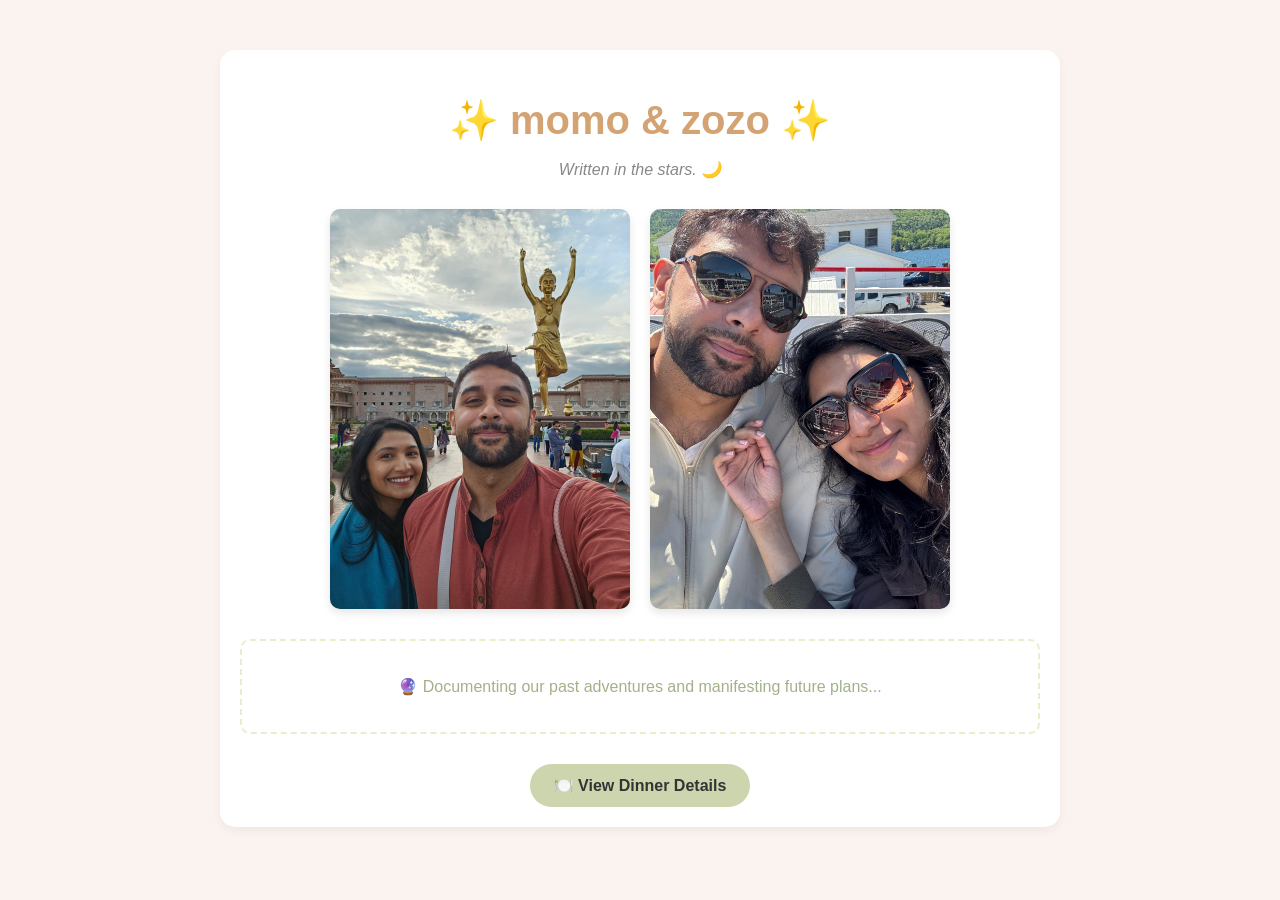
<file: index.html>
<!DOCTYPE html>
<html lang="en">
<head>
    <meta charset="UTF-8">
    <meta name="viewport" content="width=device-width, initial-scale=1.0">
    <title>Momo & Zozo ✨</title>
    <link rel="stylesheet" href="style.css">
</head>
<body>
    <div class="container">
        <h1>✨ momo & zozo ✨</h1>
        <p class="subtitle">Written in the stars. 🌙</p>
        
        <div class="photo-gallery">
            <img src="images/temple.jpeg" alt="Momo and Zozo Photo 1">
            <img src="images/lakegeorge.jpeg" alt="Momo and Zozo Photo 2">
        </div>

        <div class="future-space">
            <p>🔮 Documenting our past adventures and manifesting future plans...</p>
        </div>

        <a href="event.html?date=Thursday,%2006/04/2026%20@%208:00%20PM" class="button">🍽️ View Dinner Details</a>
    </div>
</body>
</html>
</file>
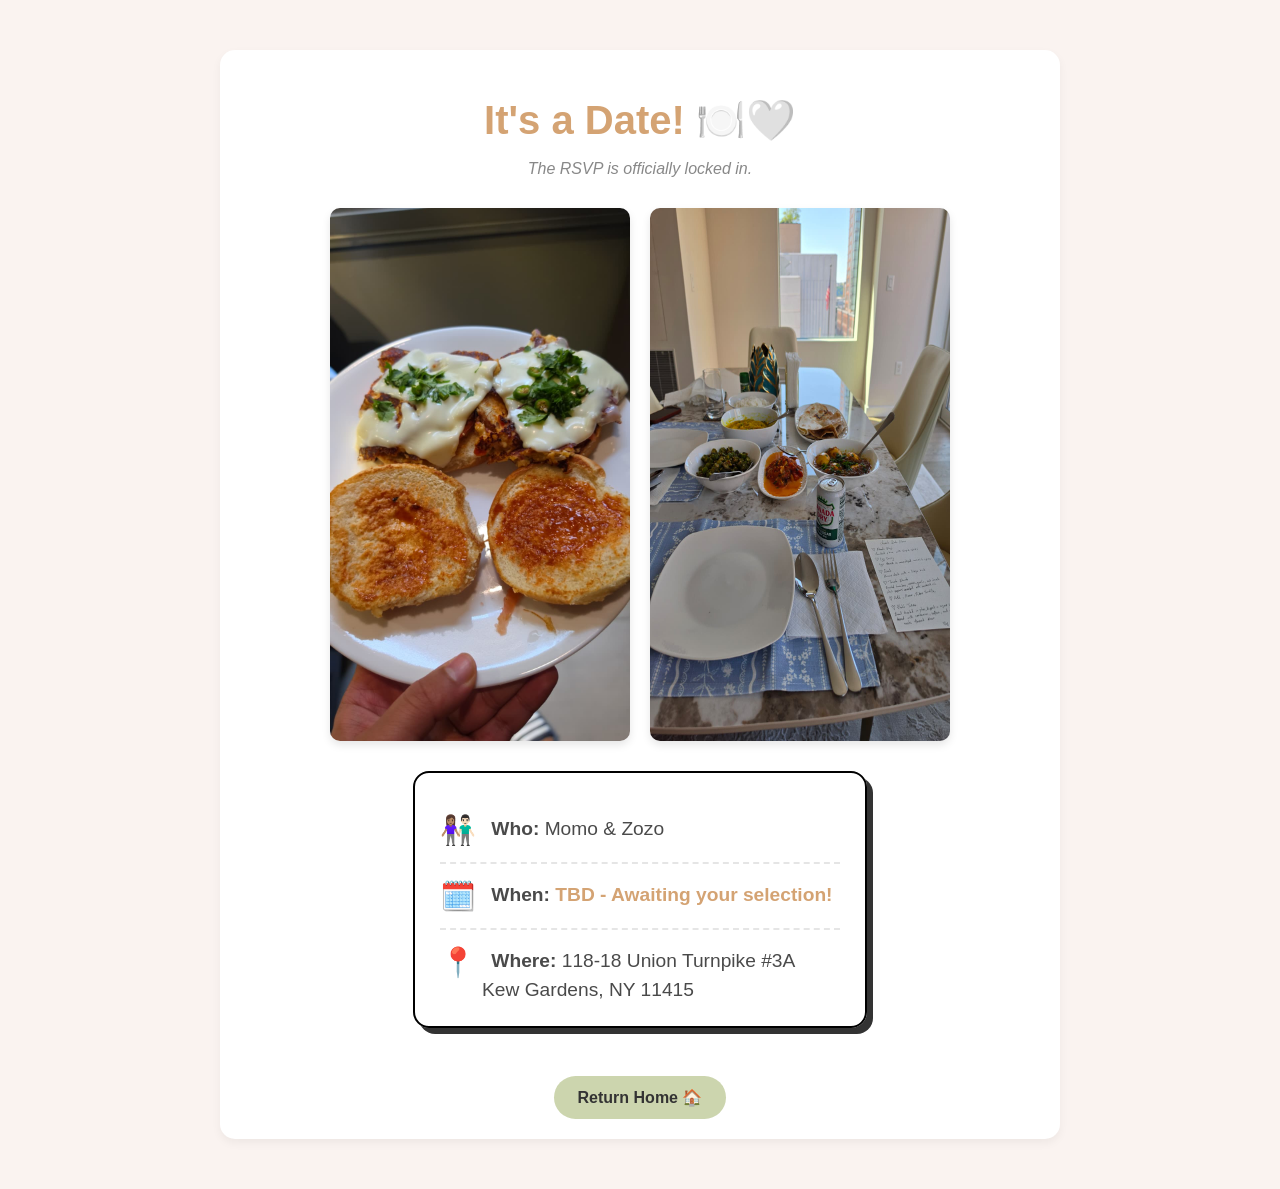
<file: event.html>
<!DOCTYPE html>
<html lang="en">
<head>
    <meta charset="UTF-8">
    <meta name="viewport" content="width=device-width, initial-scale=1.0">
    <title>It's a Date! 🤍</title>
    <!-- Use the exact same stylesheet to keep the cosmic glassmorphism vibe -->
    <link rel="stylesheet" href="style.css">
    <style>
        /* Extra styles specific to the Event Card */
        .event-card {
            background: rgba(255, 255, 255, 0.7);
            border-radius: 16px;
            padding: 25px;
            margin: 30px auto;
            border: 2px solid #000;
            box-shadow: 6px 6px 0px rgba(0,0,0,0.8);
            text-align: left;
            max-width: 400px;
        }
        
        .event-card p {
            font-size: 1.2em;
            margin: 15px 0;
            border-bottom: 2px dashed rgba(0,0,0,0.1);
            padding-bottom: 15px;
        }
        
        .event-card p:last-child {
            border-bottom: none;
            padding-bottom: 0;
            margin-bottom: 0;
        }
        
        .emoji-icon {
            font-size: 1.5em;
            margin-right: 10px;
            vertical-align: middle;
        }
    </style>
</head>
<body>
    <div class="container">
        <!-- Replaced alcohol emojis with cute dinner/love emojis -->
        <h1>It's a Date! 🍽️🤍</h1>
        <p class="subtitle">The RSVP is officially locked in.</p>

        <div class="photo-gallery">
            <img src="images/burger.jpeg" alt="A delicious burger">
            <img src="images/mehruba_dinner.jpeg" alt="Mehruba at dinner">
        </div>

        <div class="event-card">
            <p><span class="emoji-icon">👩🏽‍🤝‍👨🏻</span> <strong>Who:</strong> Momo & Zozo</p>
            <p><span class="emoji-icon">🗓️</span> <strong>When:</strong> <span id="event-date" style="color: #d4a373; font-weight: bold;">Checking the stars...</span></p>
            <!-- Updated to your apartment address -->
            <p><span class="emoji-icon">📍</span> <strong>Where:</strong> 118-18 Union Turnpike #3A<br><span style="margin-left: 42px;">Kew Gardens, NY 11415</span></p>
        </div>

        <br>
        <a href="index.html" class="button">Return Home 🏠</a>
    </div>

    <script>
        // Check the URL for the '?date=' parameter we sent from the invite page
        const urlParams = new URLSearchParams(window.location.search);
        const chosenDate = urlParams.get('date');

        // If a date was found in the URL, inject it into the HTML
        if (chosenDate) {
            document.getElementById('event-date').textContent = chosenDate;
        } else {
            document.getElementById('event-date').textContent = "TBD - Awaiting your selection!";
        }
    </script>
</body>
</html>
</file>
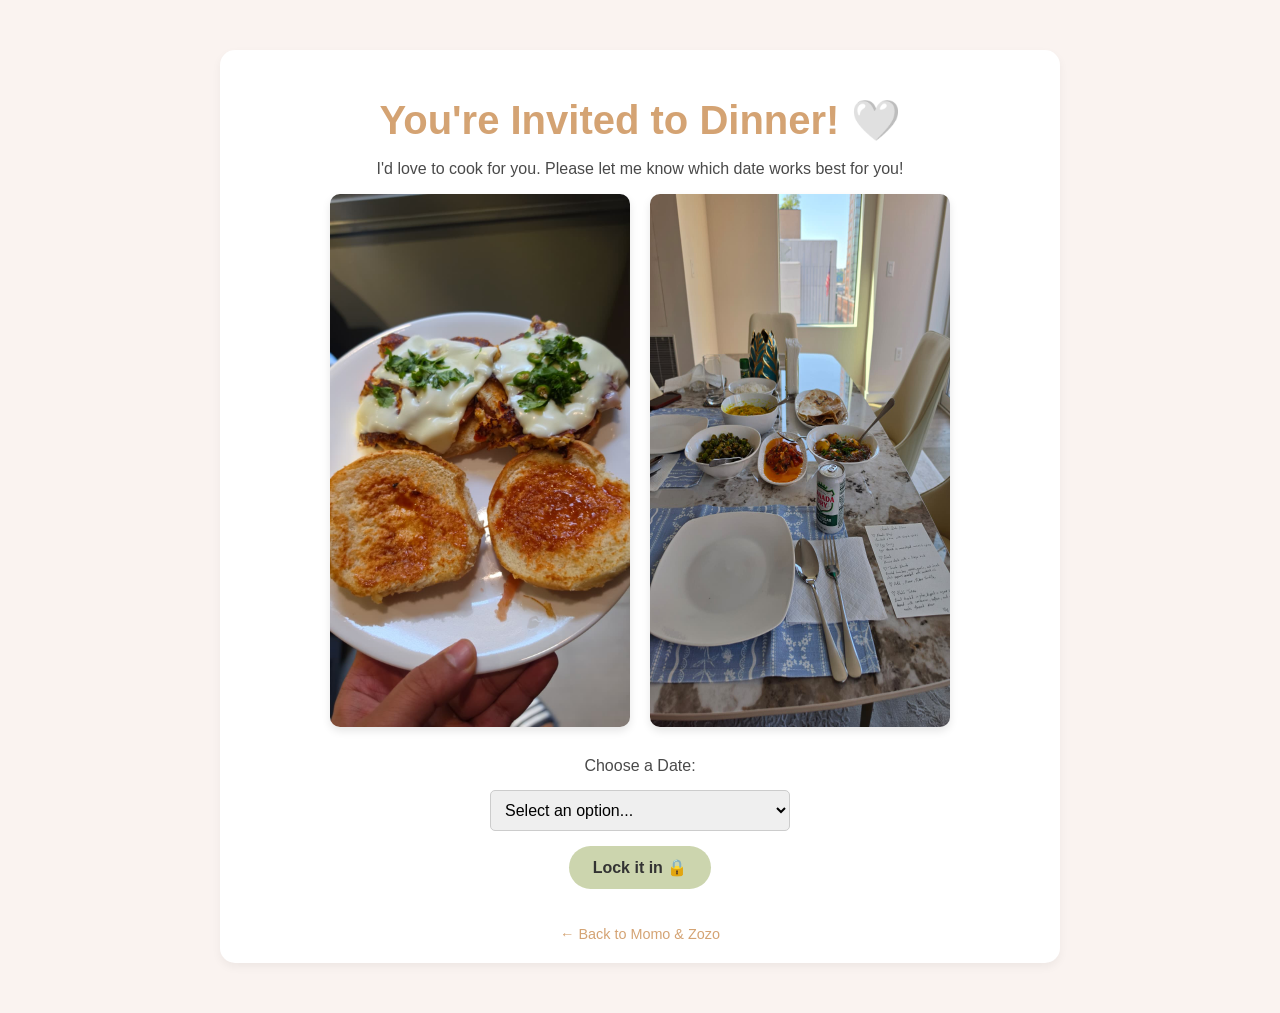
<file: invite.html>
<!DOCTYPE html>
<html lang="en">
<head>
    <meta charset="UTF-8">
    <meta name="viewport" content="width=device-width, initial-scale=1.0">
    <title>Dinner Invite!</title>
    <link rel="stylesheet" href="style.css">
</head>
<body>
    <div class="container">
        
        <div id="form-section">
            <h1>You're Invited to Dinner! 🤍</h1>
            <p>I'd love to cook for you. Please let me know which date works best for you!</p>

            <div class="photo-gallery">
                <img src="images/burger.jpeg" alt="A delicious burger">
                <img src="images/mehruba_dinner.jpeg" alt="Mehruba at dinner">
            </div>

            <!-- Replace YOUR_FORMSPREE_ENDPOINT with your actual link -->
            <form id="rsvp-form" action="https://formspree.io/f/xaqzyygn" method="POST" class="invite-form">
                
                <label for="date-selection">Choose a Date:</label>
                <select id="date-selection" name="Selected Date" required>
                    <option value="" disabled selected>Select an option...</option>
                    <option value="Thursday, 06/04/2026 @ 8:00 PM">Thursday, 06/04/2026 @ 8:00 PM</option>
                    <option value="Thursday, 06/11/2026 @ 8:00 PM">Thursday, 06/11/2026 @ 8:00 PM</option>
                </select>

                <!-- NO email input here! Just the button. -->
                <button type="submit" class="button" id="submit-btn">Lock it in 🔒</button>
            </form>
        </div>

        <br><br>
        <a href="index.html" class="back-link">← Back to Momo & Zozo</a>
    </div>

    <script>
        const rsvpForm = document.getElementById("rsvp-form");
        const submitBtn = document.getElementById("submit-btn");
        const dateSelection = document.getElementById("date-selection");

        rsvpForm.addEventListener("submit", async function(event) {
            // Prevent the browser from refreshing the page
            event.preventDefault(); 
            
            // Change button text so she knows it's working
            const originalText = submitBtn.innerHTML;
            submitBtn.innerHTML = "Locking it in... ✨";
            submitBtn.disabled = true;
            
            // Grab the date she selected
            const selectedDateValue = dateSelection.value;
            
            // Send the data to Formspree silently
            const formData = new FormData(event.target);
            
            try {
                const response = await fetch(event.target.action, {
                    method: rsvpForm.method,
                    body: formData,
                    headers: { 'Accept': 'application/json' }
                });

                if (response.ok) {
                    // Success! Send her to the event page with the date attached to the URL
                    window.location.href = "event.html?date=" + encodeURIComponent(selectedDateValue);
                } else {
                    alert("Oops! There was a problem sending your RSVP.");
                    submitBtn.innerHTML = originalText;
                    submitBtn.disabled = false;
                }
            } catch (error) {
                alert("Oops! Check your internet connection and try again.");
                submitBtn.innerHTML = originalText;
                submitBtn.disabled = false;
            }
        });
    </script>
</body>
</html>
</file>
<file: style.css>
body {
    font-family: 'Segoe UI', Tahoma, Geneva, Verdana, sans-serif;
    background-color: #faf3f0;
    color: #4a4a4a;
    text-align: center;
    margin: 0;
    padding: 0;
}

.container {
    max-width: 800px;
    margin: 50px auto;
    padding: 20px;
    background-color: #ffffff;
    border-radius: 15px;
    box-shadow: 0 4px 10px rgba(0,0,0,0.05);
}

h1 {
    color: #d4a373;
    font-size: 2.5em;
    margin-bottom: 5px;
}

.subtitle {
    font-style: italic;
    color: #888;
    margin-bottom: 30px;
}

.photo-gallery {
    display: flex;
    justify-content: center;
    gap: 20px;
    margin-bottom: 30px;
}

.photo-gallery img {
    max-width: 300px;
    border-radius: 10px;
    box-shadow: 0 4px 8px rgba(0,0,0,0.1);
}

.future-space {
    padding: 20px;
    border: 2px dashed #e9edc9;
    border-radius: 10px;
    margin-bottom: 30px;
    color: #a3b18a;
}

.button {
    display: inline-block;
    padding: 12px 24px;
    background-color: #ccd5ae;
    color: #333;
    text-decoration: none;
    border-radius: 25px;
    font-weight: bold;
    transition: background-color 0.3s;
    border: none;
    cursor: pointer;
    font-size: 1em;
}

.button:hover {
    background-color: #e9edc9;
}

.invite-form {
    display: flex;
    flex-direction: column;
    align-items: center;
    gap: 15px;
    margin-top: 20px;
}

.invite-form select, .invite-form input {
    padding: 10px;
    width: 80%;
    max-width: 300px;
    border: 1px solid #ccc;
    border-radius: 5px;
    font-size: 1em;
}

.back-link {
    color: #d4a373;
    text-decoration: none;
    font-size: 0.9em;
}

.back-link:hover {
    text-decoration: underline;
}
</file>
